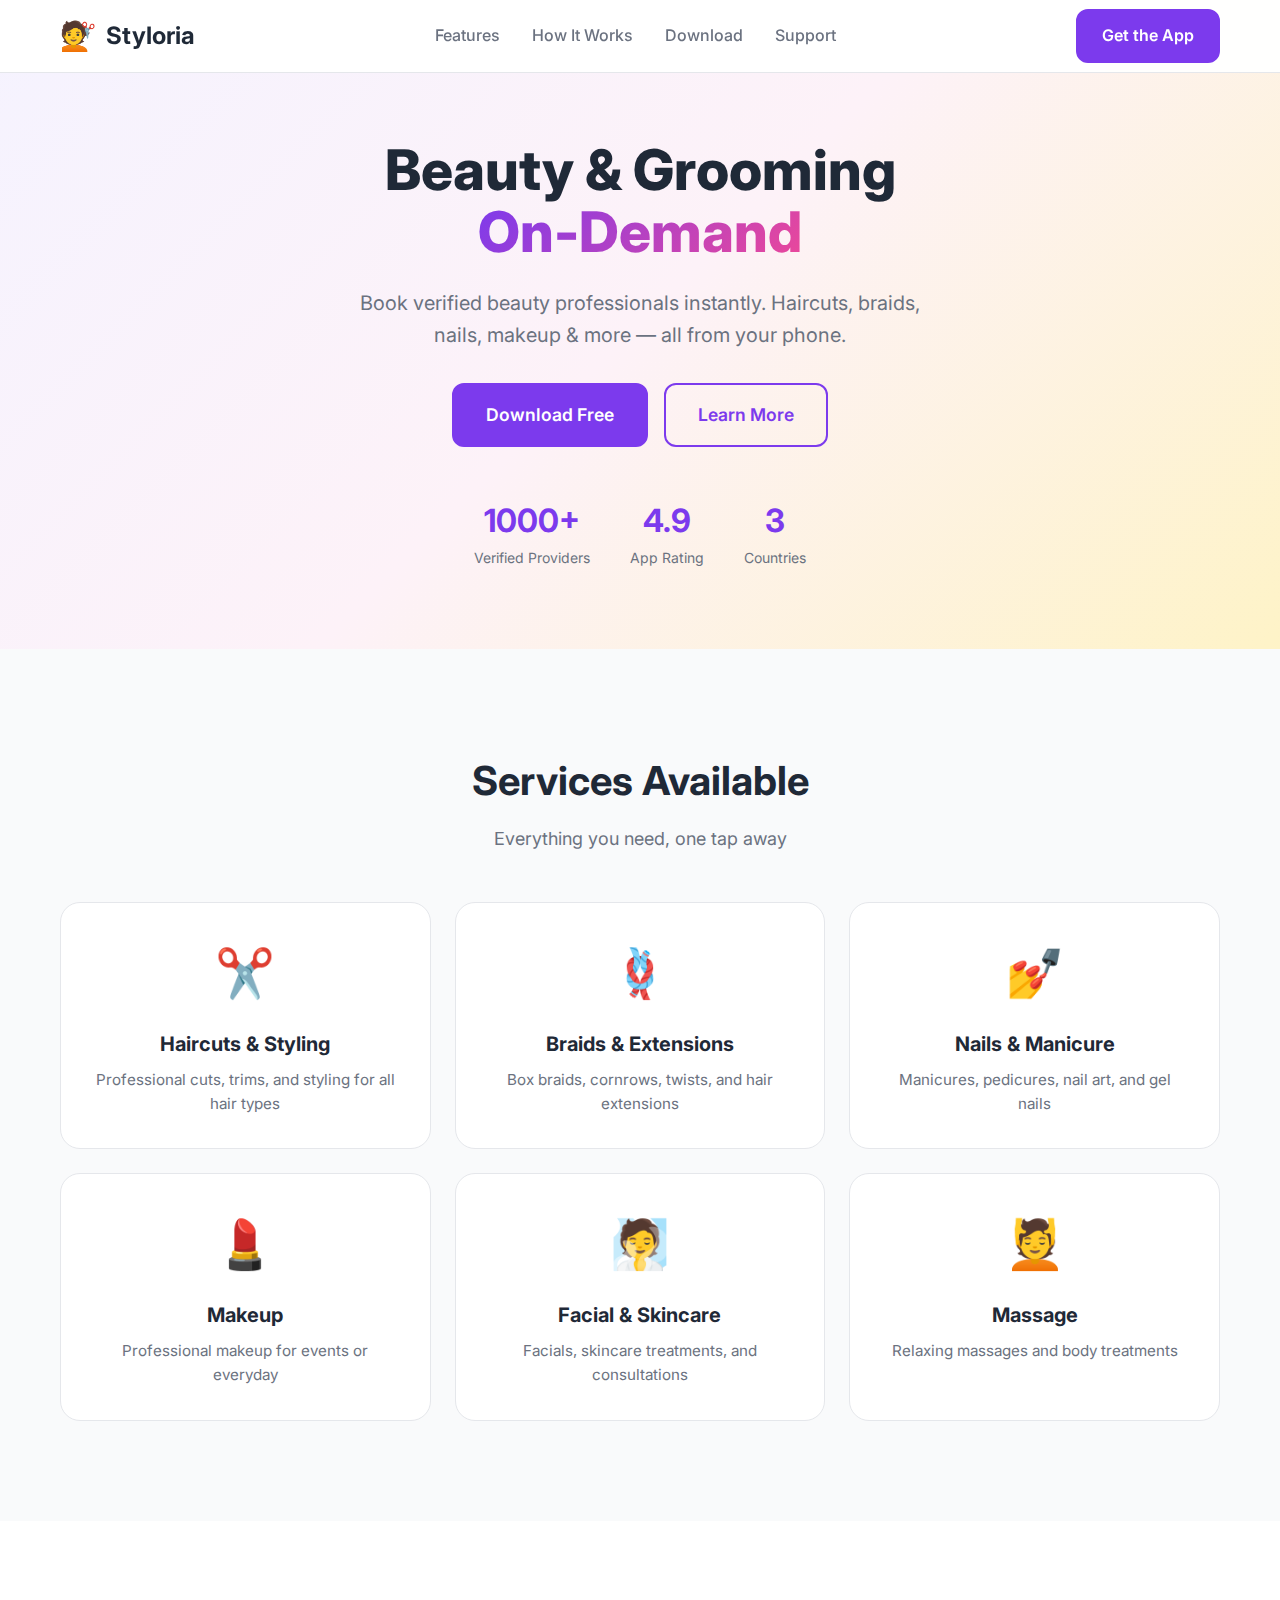
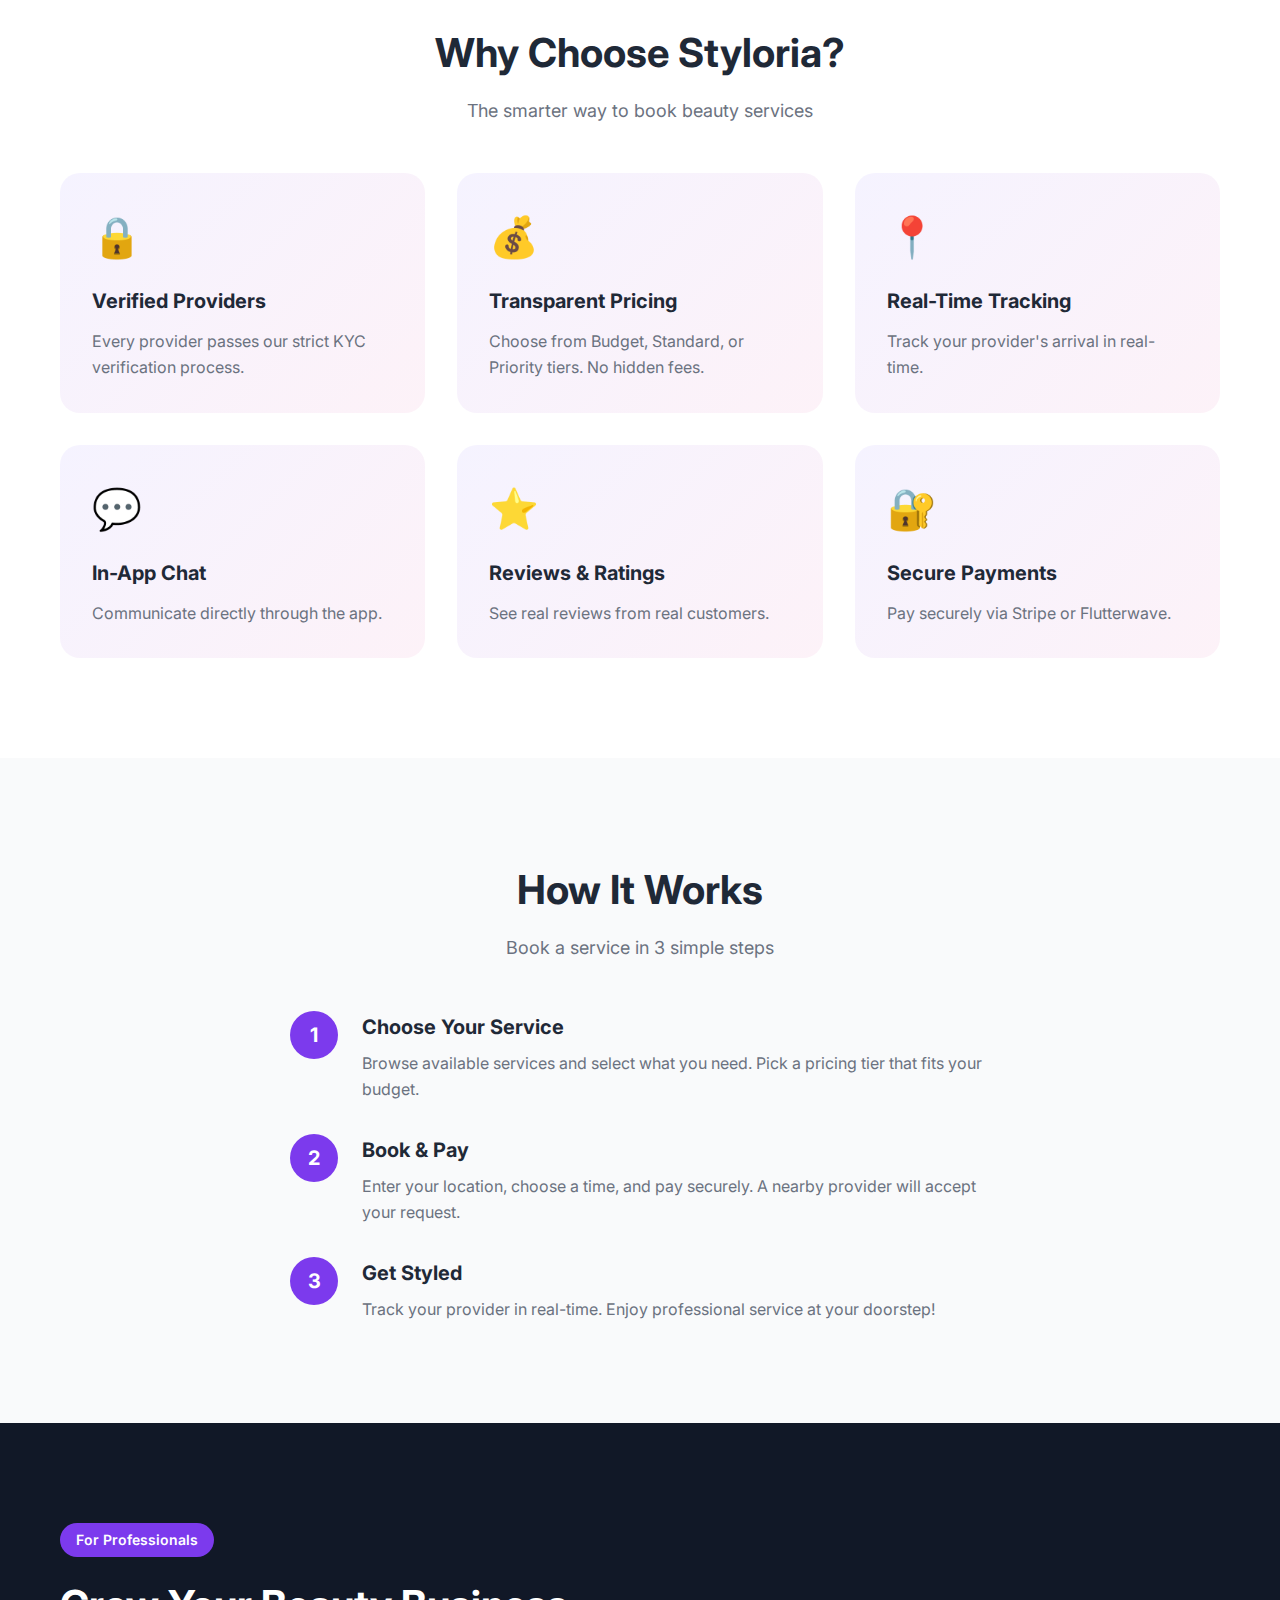
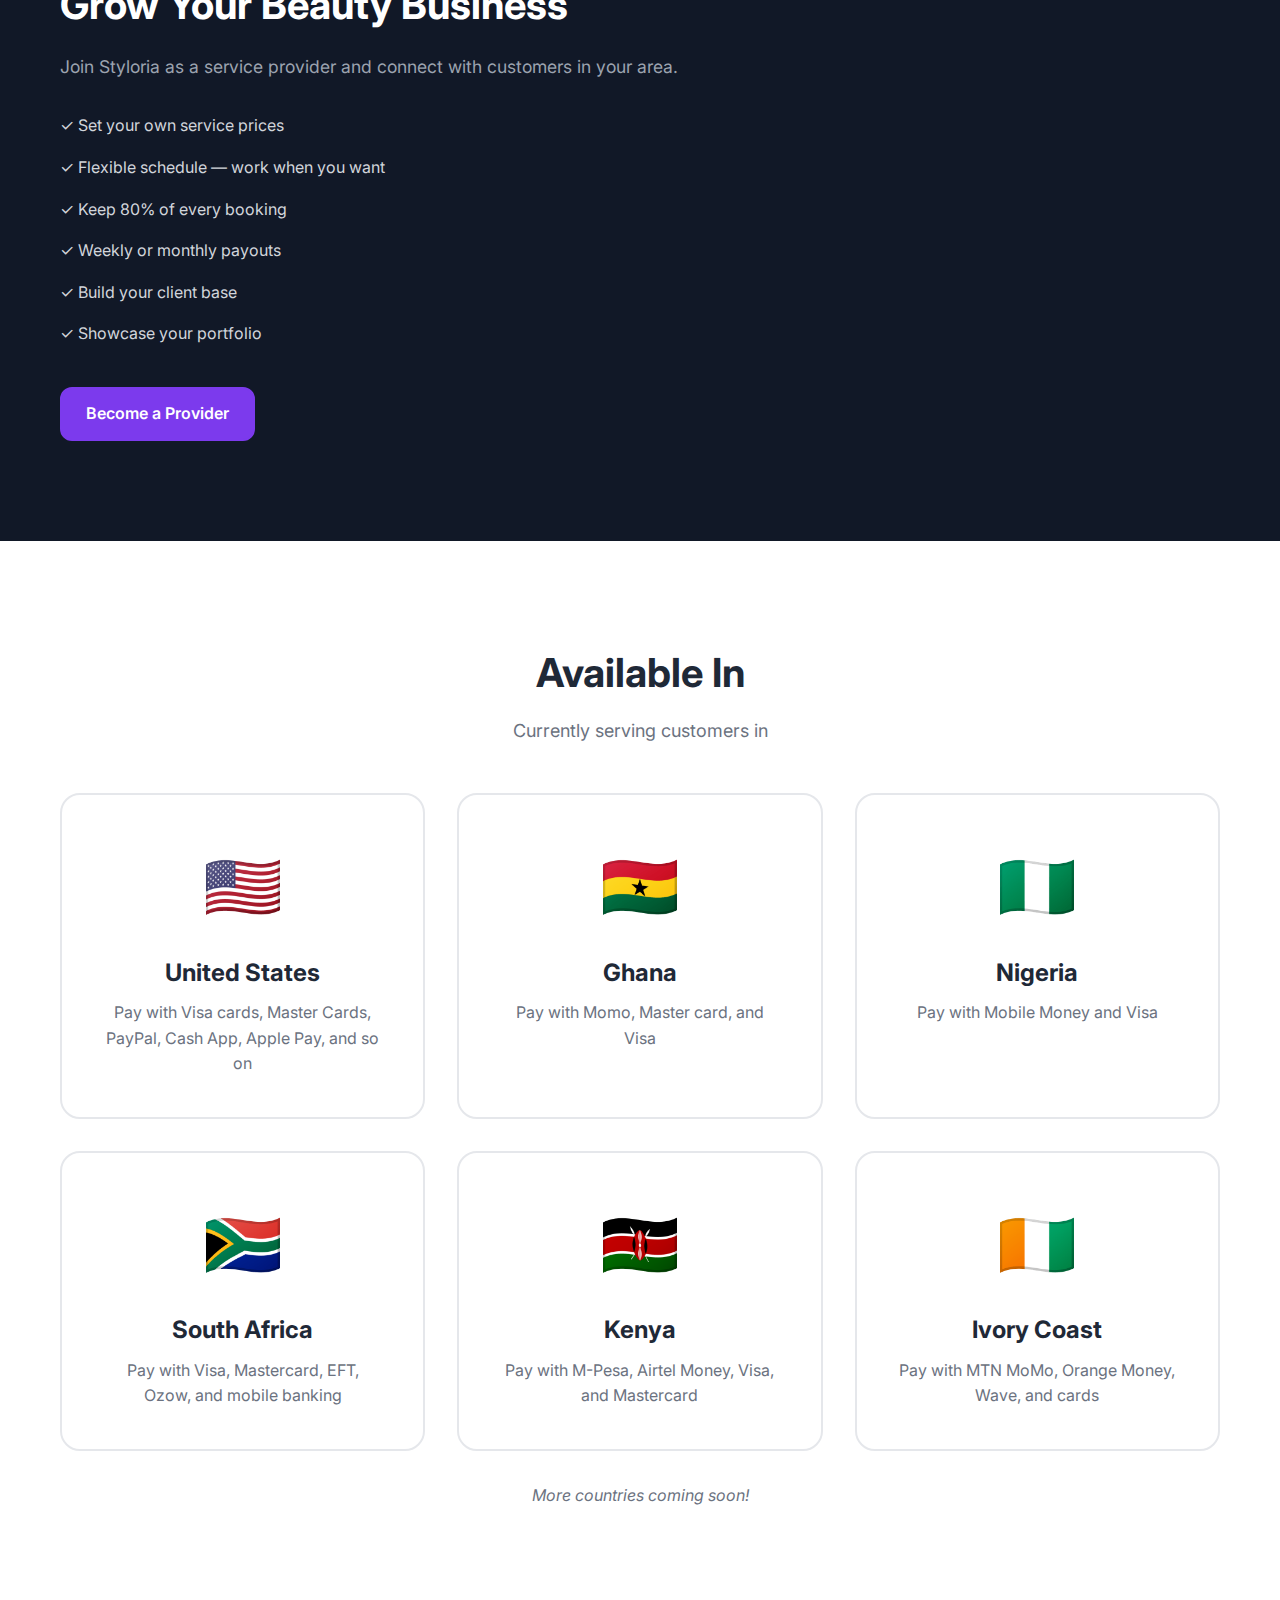
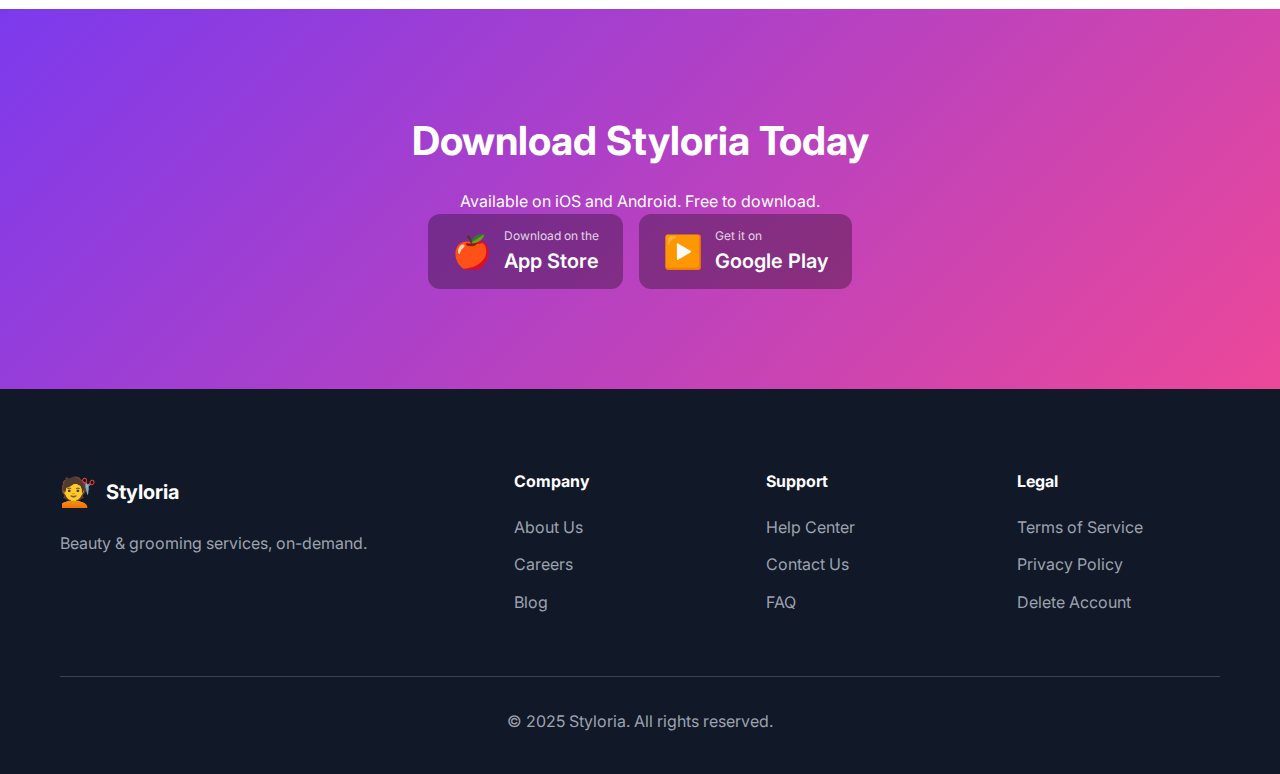
<file: index.html>
<!DOCTYPE html>
<html lang="en">
<head>
    <meta charset="UTF-8">
    <meta name="viewport" content="width=device-width, initial-scale=1.0">
    <meta name="description" content="Styloria - Book beauty and grooming services on-demand. Connect with verified professionals for haircuts, braids, nails, makeup, and more.">
    
    <!-- Open Graph -->
    <meta property="og:title" content="Styloria - Beauty & Grooming On-Demand">
    <meta property="og:description" content="Book verified beauty professionals instantly. Haircuts, braids, nails, makeup & more.">
    <meta property="og:type" content="website">
    
    <title>Styloria - Beauty & Grooming On-Demand</title>
    <link rel="stylesheet" href="css/styles.css">
    <link rel="preconnect" href="https://fonts.googleapis.com">
    <link rel="preconnect" href="https://fonts.gstatic.com" crossorigin>
    <link href="https://fonts.googleapis.com/css2?family=Inter:wght@400;500;600;700;800&display=swap" rel="stylesheet">
</head>
<body>
    <!-- Navigation -->
    <nav class="navbar">
        <div class="nav-container">
            <a href="/" class="nav-logo">
                <span class="logo-icon">💇</span>
                <span>Styloria</span>
            </a>
            <div class="nav-links">
                <a href="#features">Features</a>
                <a href="#how-it-works">How It Works</a>
                <a href="#download">Download</a>
                <a href="support.html">Support</a>
            </div>
            <div class="nav-cta">
                <a href="#download" class="btn btn-primary">Get the App</a>
            </div>
            <button class="nav-toggle" aria-label="Toggle menu">
                <span></span>
                <span></span>
                <span></span>
            </button>
        </div>
    </nav>

    <!-- Hero Section -->
    <section class="hero">
        <div class="container">
            <div class="hero-content">
                <h1>Beauty & Grooming<br><span class="gradient-text">On-Demand</span></h1>
                <p class="hero-subtitle">
                    Book verified beauty professionals instantly. Haircuts, braids, 
                    nails, makeup & more — all from your phone.
                </p>
                <div class="hero-cta">
                    <a href="#download" class="btn btn-primary btn-lg">Download Free</a>
                    <a href="#how-it-works" class="btn btn-outline btn-lg">Learn More</a>
                </div>
                <div class="hero-stats">
                    <div class="stat">
                        <span class="stat-number">1000+</span>
                        <span class="stat-label">Verified Providers</span>
                    </div>
                    <div class="stat">
                        <span class="stat-number">4.9</span>
                        <span class="stat-label">App Rating</span>
                    </div>
                    <div class="stat">
                        <span class="stat-number">3</span>
                        <span class="stat-label">Countries</span>
                    </div>
                </div>
            </div>
        </div>
    </section>

    <!-- Services Section -->
    <section class="services" id="services">
        <div class="container">
            <div class="section-header">
                <h2>Services Available</h2>
                <p>Everything you need, one tap away</p>
            </div>
            <div class="services-grid">
                <div class="service-card">
                    <div class="service-icon">✂️</div>
                    <h3>Haircuts & Styling</h3>
                    <p>Professional cuts, trims, and styling for all hair types</p>
                </div>
                <div class="service-card">
                    <div class="service-icon">🪢</div>
                    <h3>Braids & Extensions</h3>
                    <p>Box braids, cornrows, twists, and hair extensions</p>
                </div>
                <div class="service-card">
                    <div class="service-icon">💅</div>
                    <h3>Nails & Manicure</h3>
                    <p>Manicures, pedicures, nail art, and gel nails</p>
                </div>
                <div class="service-card">
                    <div class="service-icon">💄</div>
                    <h3>Makeup</h3>
                    <p>Professional makeup for events or everyday</p>
                </div>
                <div class="service-card">
                    <div class="service-icon">🧖</div>
                    <h3>Facial & Skincare</h3>
                    <p>Facials, skincare treatments, and consultations</p>
                </div>
                <div class="service-card">
                    <div class="service-icon">💆</div>
                    <h3>Massage</h3>
                    <p>Relaxing massages and body treatments</p>
                </div>
            </div>
        </div>
    </section>

    <!-- Features Section -->
    <section class="features" id="features">
        <div class="container">
            <div class="section-header">
                <h2>Why Choose Styloria?</h2>
                <p>The smarter way to book beauty services</p>
            </div>
            <div class="features-grid">
                <div class="feature-card">
                    <div class="feature-icon">🔒</div>
                    <h3>Verified Providers</h3>
                    <p>Every provider passes our strict KYC verification process.</p>
                </div>
                <div class="feature-card">
                    <div class="feature-icon">💰</div>
                    <h3>Transparent Pricing</h3>
                    <p>Choose from Budget, Standard, or Priority tiers. No hidden fees.</p>
                </div>
                <div class="feature-card">
                    <div class="feature-icon">📍</div>
                    <h3>Real-Time Tracking</h3>
                    <p>Track your provider's arrival in real-time.</p>
                </div>
                <div class="feature-card">
                    <div class="feature-icon">💬</div>
                    <h3>In-App Chat</h3>
                    <p>Communicate directly through the app.</p>
                </div>
                <div class="feature-card">
                    <div class="feature-icon">⭐</div>
                    <h3>Reviews & Ratings</h3>
                    <p>See real reviews from real customers.</p>
                </div>
                <div class="feature-card">
                    <div class="feature-icon">🔐</div>
                    <h3>Secure Payments</h3>
                    <p>Pay securely via Stripe or Flutterwave.</p>
                </div>
            </div>
        </div>
    </section>

    <!-- How It Works -->
    <section class="how-it-works" id="how-it-works">
        <div class="container">
            <div class="section-header">
                <h2>How It Works</h2>
                <p>Book a service in 3 simple steps</p>
            </div>
            <div class="steps">
                <div class="step">
                    <div class="step-number">1</div>
                    <div class="step-content">
                        <h3>Choose Your Service</h3>
                        <p>Browse available services and select what you need. Pick a pricing tier that fits your budget.</p>
                    </div>
                </div>
                <div class="step">
                    <div class="step-number">2</div>
                    <div class="step-content">
                        <h3>Book & Pay</h3>
                        <p>Enter your location, choose a time, and pay securely. A nearby provider will accept your request.</p>
                    </div>
                </div>
                <div class="step">
                    <div class="step-number">3</div>
                    <div class="step-content">
                        <h3>Get Styled</h3>
                        <p>Track your provider in real-time. Enjoy professional service at your doorstep!</p>
                    </div>
                </div>
            </div>
        </div>
    </section>

    <!-- For Providers -->
    <section class="for-providers">
        <div class="container">
            <div class="provider-content">
                <div class="provider-text">
                    <span class="badge">For Professionals</span>
                    <h2>Grow Your Beauty Business</h2>
                    <p>Join Styloria as a service provider and connect with customers in your area.</p>
                    <ul class="provider-benefits">
                        <li>✓ Set your own service prices</li>
                        <li>✓ Flexible schedule — work when you want</li>
                        <li>✓ Keep 80% of every booking</li>
                        <li>✓ Weekly or monthly payouts</li>
                        <li>✓ Build your client base</li>
                        <li>✓ Showcase your portfolio</li>
                    </ul>
                    <a href="#download" class="btn btn-primary">Become a Provider</a>
                </div>
            </div>
        </div>
    </section>

    <!-- Countries -->
    <section class="countries">
        <div class="container">
            <div class="section-header">
                <h2>Available In</h2>
                <p>Currently serving customers in</p>
            </div>
            <div class="countries-grid">
                <div class="country-card">
                    <span class="country-flag">🇺🇸</span>
                    <h3>United States</h3>
                    <p>Pay with Visa cards, Master Cards, PayPal, Cash App, Apple Pay, and so on</p>
                </div>
                <div class="country-card">
                    <span class="country-flag">🇬🇭</span>
                    <h3>Ghana</h3>
                    <p>Pay with Momo, Master card, and Visa</p>
                </div>
                <div class="country-card">
                    <span class="country-flag">🇳🇬</span>
                    <h3>Nigeria</h3>
                    <p>Pay with Mobile Money and Visa</p>
                </div>
                <div class="country-card">
                    <span class="country-flag">🇿🇦</span>
                    <h3>South Africa</h3>
                    <p>Pay with Visa, Mastercard, EFT, Ozow, and mobile banking</p>
                </div>
                <div class="country-card">
                    <span class="country-flag">🇰🇪</span>
                    <h3>Kenya</h3>
                    <p>Pay with M-Pesa, Airtel Money, Visa, and Mastercard</p>
                </div>
                <div class="country-card">
                    <span class="country-flag">🇨🇮</span>
                    <h3>Ivory Coast</h3>
                    <p>Pay with MTN MoMo, Orange Money, Wave, and cards</p>
                </div>
            </div>
            <p class="coming-soon">More countries coming soon!</p>
        </div>
    </section>

    <!-- Download -->
    <section class="download" id="download">
        <div class="container">
            <div class="download-content">
                <h2>Download Styloria Today</h2>
                <p>Available on iOS and Android. Free to download.</p>
                <div class="download-buttons">
                    <a href="#" class="store-badge">
                        <div class="store-btn">
                            <span class="store-icon">🍎</span>
                            <div class="store-text">
                                <span class="store-label">Download on the</span>
                                <span class="store-name">App Store</span>
                            </div>
                        </div>
                    </a>
                    <a href="#" class="store-badge">
                        <div class="store-btn">
                            <span class="store-icon">▶️</span>
                            <div class="store-text">
                                <span class="store-label">Get it on</span>
                                <span class="store-name">Google Play</span>
                            </div>
                        </div>
                    </a>
                </div>
            </div>
        </div>
    </section>

    <!-- Footer -->
    <footer class="footer">
        <div class="container">
            <div class="footer-grid">
                <div class="footer-brand">
                    <a href="/" class="footer-logo">
                        <span class="logo-icon">💇</span>
                        <span>Styloria</span>
                    </a>
                    <p>Beauty & grooming services, on-demand.</p>
                </div>
                <div class="footer-links">
                    <h4>Company</h4>
                    <ul>
                        <li><a href="#">About Us</a></li>
                        <li><a href="#">Careers</a></li>
                        <li><a href="#">Blog</a></li>
                    </ul>
                </div>
                <div class="footer-links">
                    <h4>Support</h4>
                    <ul>
                        <li><a href="support.html">Help Center</a></li>
                        <li><a href="support.html#contact">Contact Us</a></li>
                        <li><a href="support.html#faq">FAQ</a></li>
                    </ul>
                </div>
                <div class="footer-links">
                    <h4>Legal</h4>
                    <ul>
                        <li><a href="terms.html">Terms of Service</a></li>
                        <li><a href="privacy.html">Privacy Policy</a></li>
                        <li><a href="delete-account.html">Delete Account</a></li>
                    </ul>
                </div>
            </div>
            <div class="footer-bottom">
                <p>&copy; 2025 Styloria. All rights reserved.</p>
            </div>
        </div>
    </footer>

    <script>
        // Mobile navigation toggle
        const navToggle = document.querySelector('.nav-toggle');
        const navLinks = document.querySelector('.nav-links');
        
        navToggle.addEventListener('click', () => {
            navLinks.classList.toggle('active');
            navToggle.classList.toggle('active');
        });

        // Smooth scroll
        document.querySelectorAll('a[href^="#"]').forEach(anchor => {
            anchor.addEventListener('click', function (e) {
                e.preventDefault();
                const target = document.querySelector(this.getAttribute('href'));
                if (target) {
                    target.scrollIntoView({ behavior: 'smooth', block: 'start' });
                    navLinks.classList.remove('active');
                    navToggle.classList.remove('active');
                }
            });
        });
    </script>
</body>
</html>
</file>
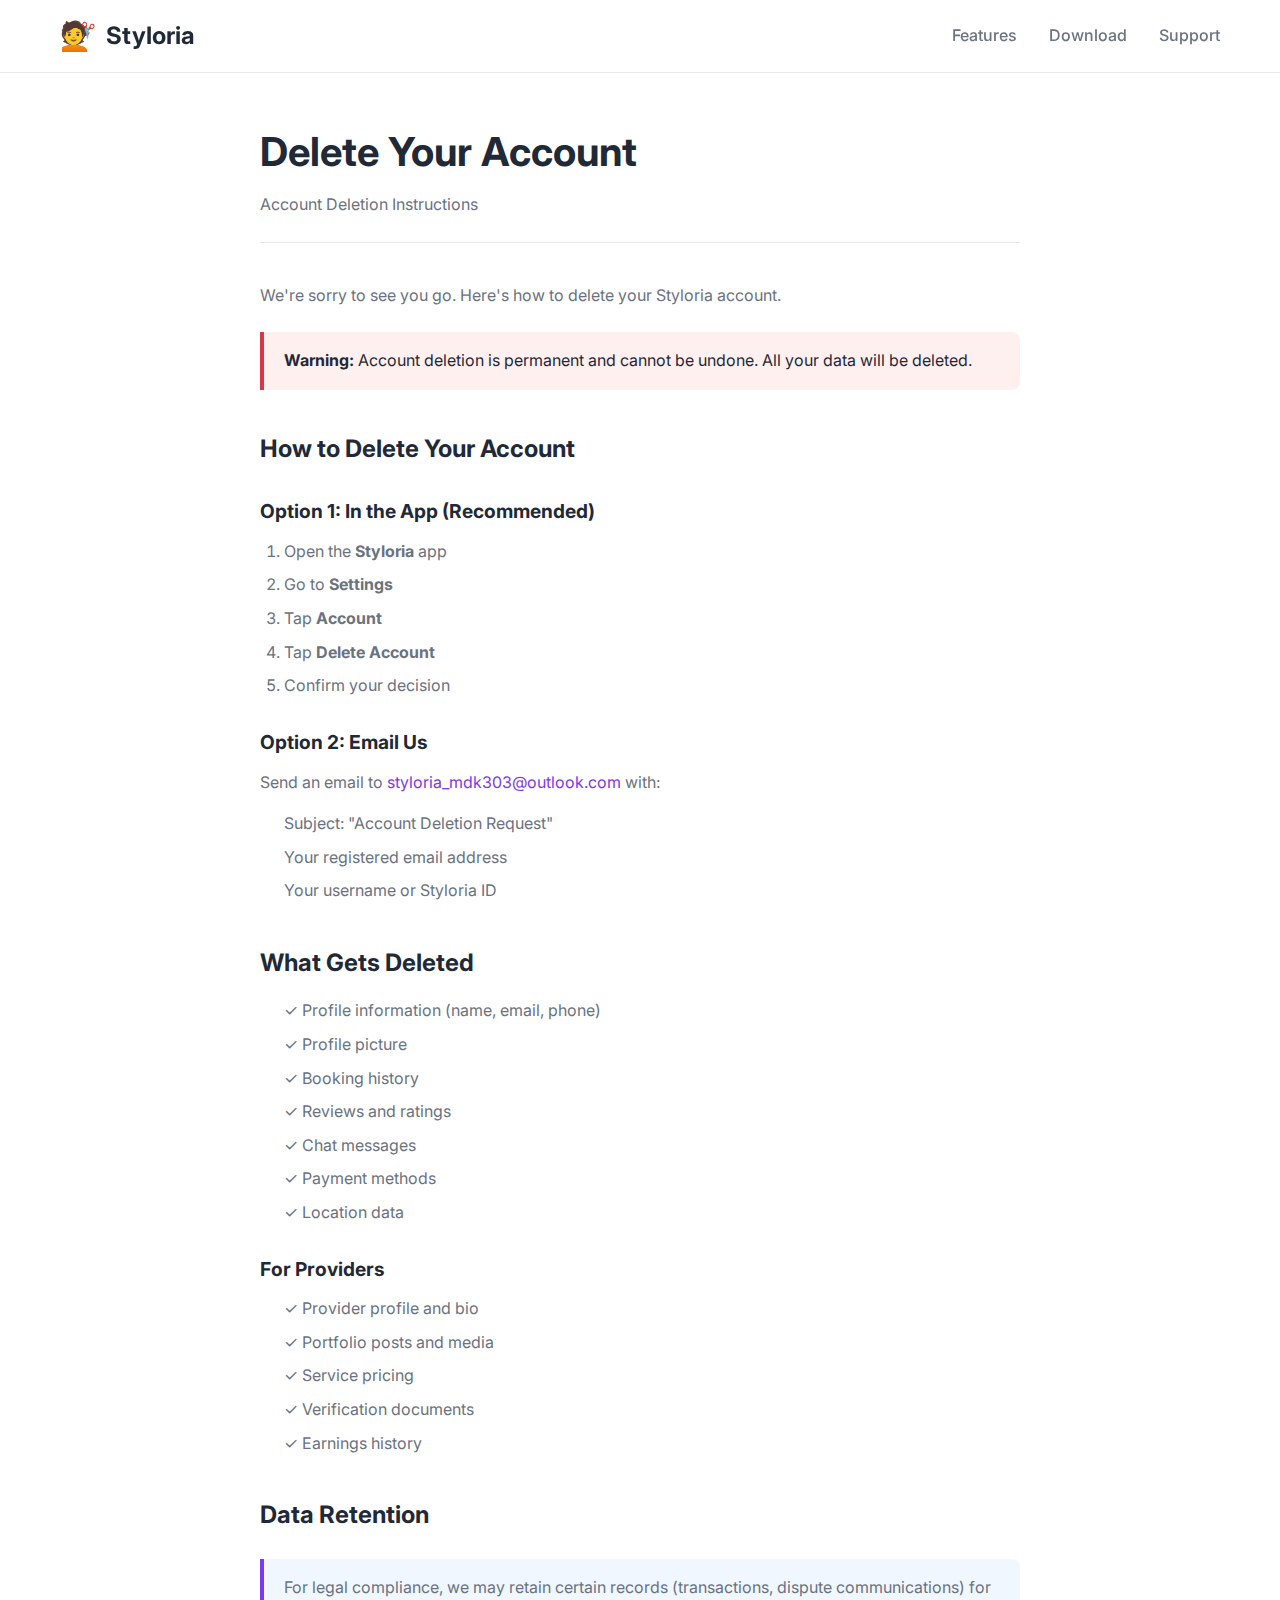
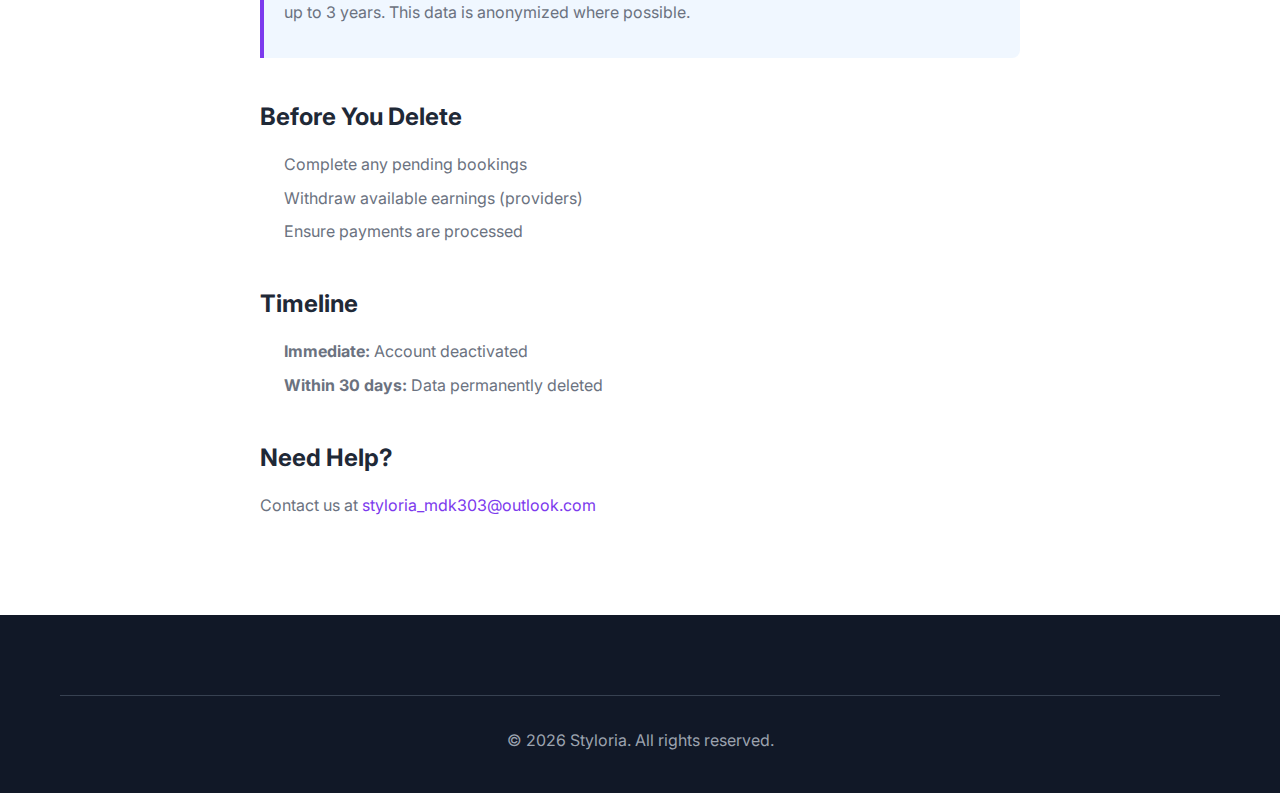
<file: delete-account.html>
<!DOCTYPE html>
<html lang="en">
<head>
    <meta charset="UTF-8">
    <meta name="viewport" content="width=device-width, initial-scale=1.0">
    <title>Delete Account - Styloria</title>
    <link rel="stylesheet" href="css/styles.css">
    <link rel="preconnect" href="https://fonts.googleapis.com">
    <link rel="preconnect" href="https://fonts.gstatic.com" crossorigin>
    <link href="https://fonts.googleapis.com/css2?family=Inter:wght@400;500;600;700&display=swap" rel="stylesheet">
</head>
<body>
    <nav class="navbar">
        <div class="nav-container">
            <a href="index.html" class="nav-logo">
                <span class="logo-icon">💇</span>
                <span>Styloria</span>
            </a>
            <div class="nav-links">
                <a href="index.html#features">Features</a>
                <a href="index.html#download">Download</a>
                <a href="support.html">Support</a>
            </div>
        </div>
    </nav>

    <main class="legal-page">
        <div class="container">
            <h1>Delete Your Account</h1>
            <p class="last-updated">Account Deletion Instructions</p>

            <p>We're sorry to see you go. Here's how to delete your Styloria account.</p>

            <div class="warning-box">
                <strong>Warning:</strong> Account deletion is permanent and cannot be undone. All your data will be deleted.
            </div>

            <h2>How to Delete Your Account</h2>

            <h3>Option 1: In the App (Recommended)</h3>
            <ol>
                <li>Open the <strong>Styloria</strong> app</li>
                <li>Go to <strong>Settings</strong></li>
                <li>Tap <strong>Account</strong></li>
                <li>Tap <strong>Delete Account</strong></li>
                <li>Confirm your decision</li>
            </ol>

            <h3>Option 2: Email Us</h3>
            <p>Send an email to <a href="mailto:styloria_mdk303@outlook.com">styloria_mdk303@outlook.com</a> with:</p>
            <ul>
                <li>Subject: "Account Deletion Request"</li>
                <li>Your registered email address</li>
                <li>Your username or Styloria ID</li>
            </ul>

            <h2>What Gets Deleted</h2>
            <ul>
                <li>✓ Profile information (name, email, phone)</li>
                <li>✓ Profile picture</li>
                <li>✓ Booking history</li>
                <li>✓ Reviews and ratings</li>
                <li>✓ Chat messages</li>
                <li>✓ Payment methods</li>
                <li>✓ Location data</li>
            </ul>

            <h3>For Providers</h3>
            <ul>
                <li>✓ Provider profile and bio</li>
                <li>✓ Portfolio posts and media</li>
                <li>✓ Service pricing</li>
                <li>✓ Verification documents</li>
                <li>✓ Earnings history</li>
            </ul>

            <h2>Data Retention</h2>
            <div class="highlight-box">
                <p>For legal compliance, we may retain certain records (transactions, dispute communications) for up to 3 years. This data is anonymized where possible.</p>
            </div>

            <h2>Before You Delete</h2>
            <ul>
                <li>Complete any pending bookings</li>
                <li>Withdraw available earnings (providers)</li>
                <li>Ensure payments are processed</li>
            </ul>

            <h2>Timeline</h2>
            <ul>
                <li><strong>Immediate:</strong> Account deactivated</li>
                <li><strong>Within 30 days:</strong> Data permanently deleted</li>
            </ul>

            <h2>Need Help?</h2>
            <p>Contact us at <a href="mailto:styloria_mdk303@outlook.com">styloria_mdk303@outlook.com</a></p>
        </div>
    </main>

    <footer class="footer">
        <div class="container">
            <div class="footer-bottom">
                <p>&copy; 2026 Styloria. All rights reserved.</p>
            </div>
        </div>
    </footer>
</body>
</html>
</file>
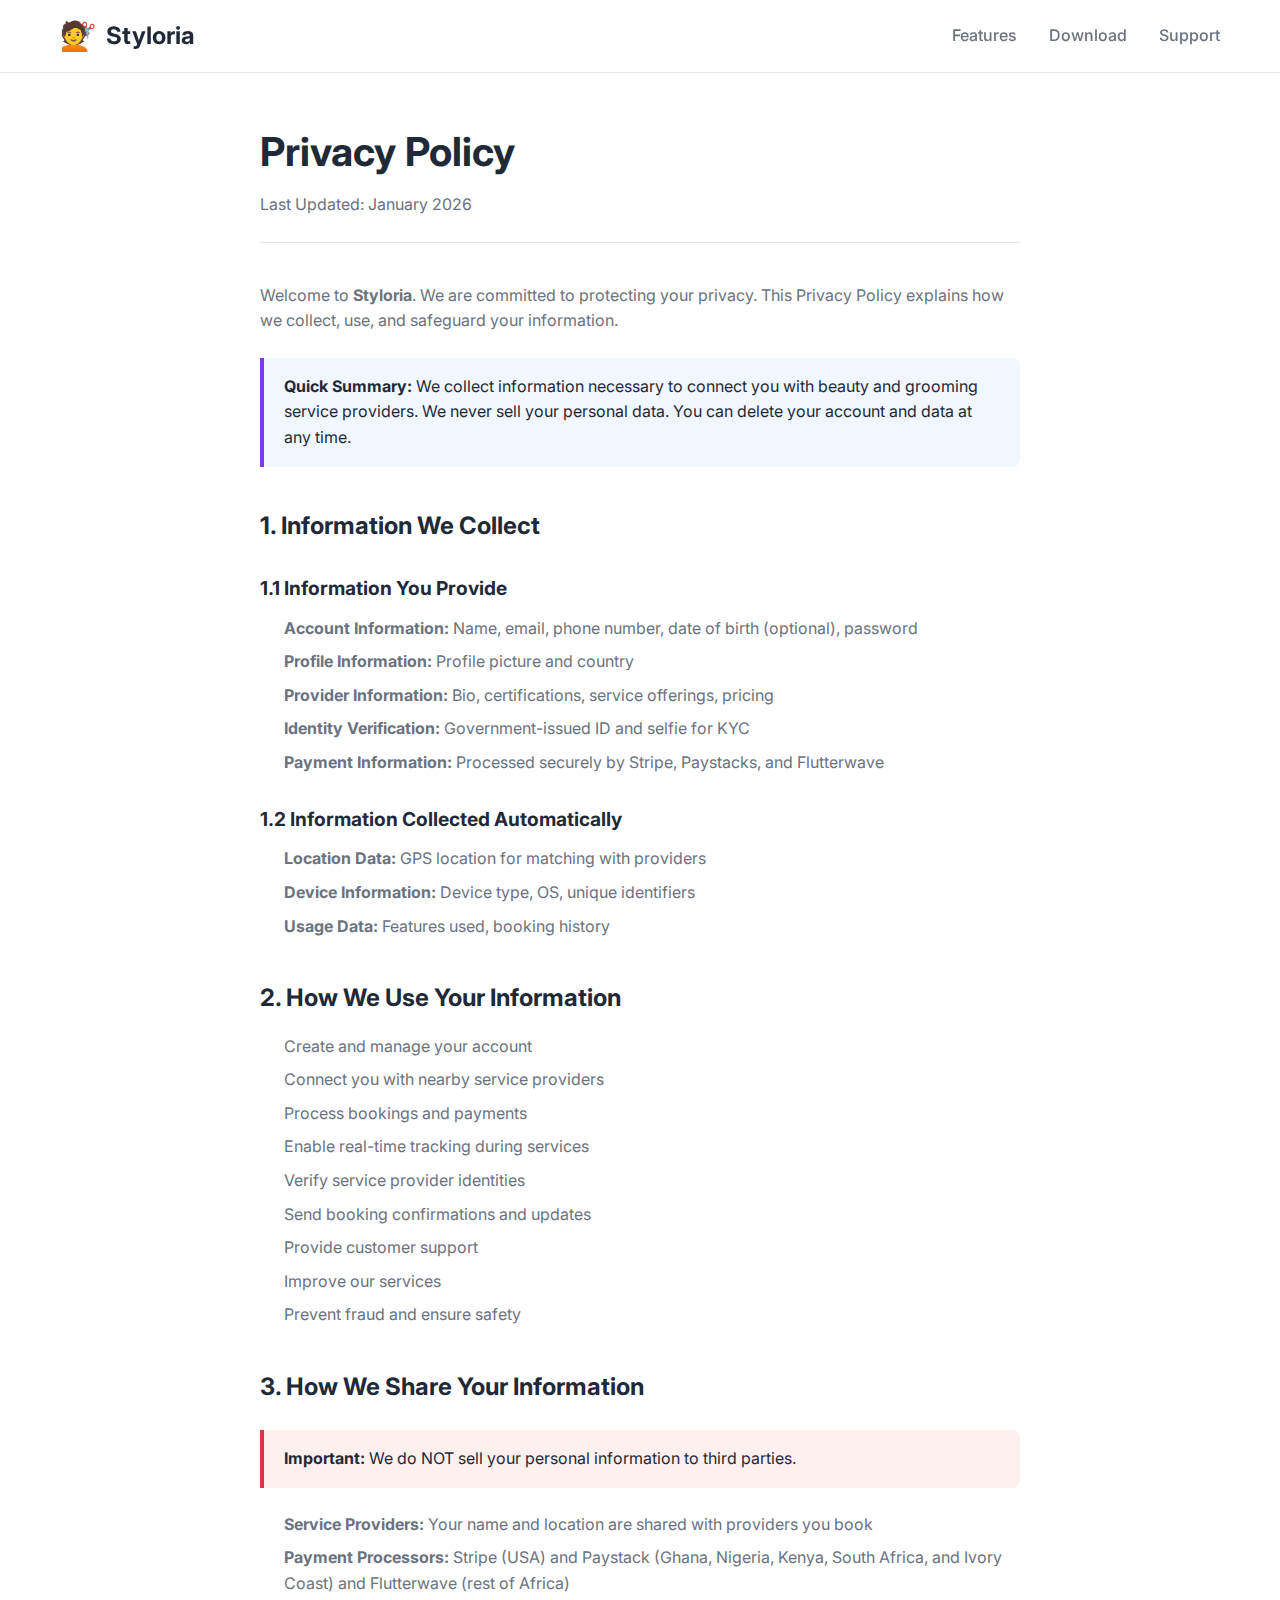
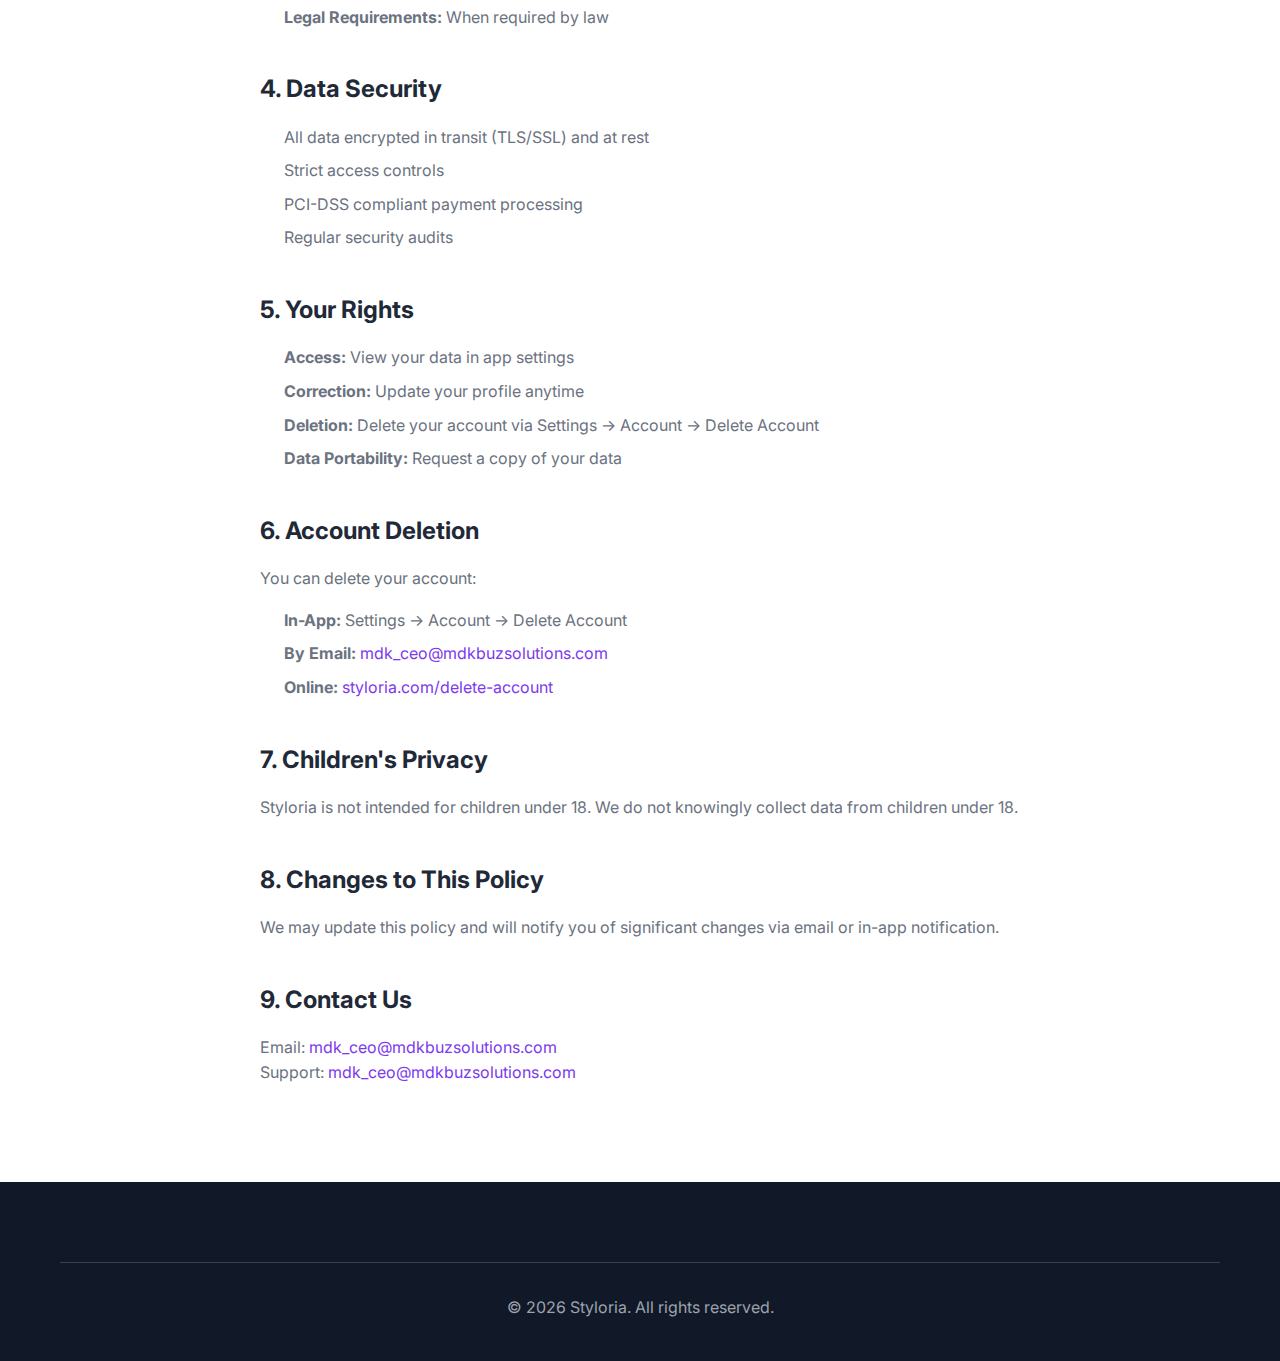
<file: privacy.html>
<!DOCTYPE html>
<html lang="en">
<head>
    <meta charset="UTF-8">
    <meta name="viewport" content="width=device-width, initial-scale=1.0">
    <title>Privacy Policy - Styloria</title>
    <link rel="stylesheet" href="css/styles.css">
    <link rel="preconnect" href="https://fonts.googleapis.com">
    <link rel="preconnect" href="https://fonts.gstatic.com" crossorigin>
    <link href="https://fonts.googleapis.com/css2?family=Inter:wght@400;500;600;700&display=swap" rel="stylesheet">
</head>
<body>
    <nav class="navbar">
        <div class="nav-container">
            <a href="index.html" class="nav-logo">
                <span class="logo-icon">💇</span>
                <span>Styloria</span>
            </a>
            <div class="nav-links">
                <a href="index.html#features">Features</a>
                <a href="index.html#download">Download</a>
                <a href="support.html">Support</a>
            </div>
        </div>
    </nav>

    <main class="legal-page">
        <div class="container">
            <h1>Privacy Policy</h1>
            <p class="last-updated">Last Updated: January 2026</p>

            <p>Welcome to <strong>Styloria</strong>. We are committed to protecting your privacy. This Privacy Policy explains how we collect, use, and safeguard your information.</p>

            <div class="highlight-box">
                <strong>Quick Summary:</strong> We collect information necessary to connect you with beauty and grooming service providers. We never sell your personal data. You can delete your account and data at any time.
            </div>

            <h2>1. Information We Collect</h2>

            <h3>1.1 Information You Provide</h3>
            <ul>
                <li><strong>Account Information:</strong> Name, email, phone number, date of birth (optional), password</li>
                <li><strong>Profile Information:</strong> Profile picture and country</li>
                <li><strong>Provider Information:</strong> Bio, certifications, service offerings, pricing</li>
                <li><strong>Identity Verification:</strong> Government-issued ID and selfie for KYC</li>
                <li><strong>Payment Information:</strong> Processed securely by Stripe, Paystacks, and Flutterwave</li>
            </ul>

            <h3>1.2 Information Collected Automatically</h3>
            <ul>
                <li><strong>Location Data:</strong> GPS location for matching with providers</li>
                <li><strong>Device Information:</strong> Device type, OS, unique identifiers</li>
                <li><strong>Usage Data:</strong> Features used, booking history</li>
            </ul>

            <h2>2. How We Use Your Information</h2>
            <ul>
                <li>Create and manage your account</li>
                <li>Connect you with nearby service providers</li>
                <li>Process bookings and payments</li>
                <li>Enable real-time tracking during services</li>
                <li>Verify service provider identities</li>
                <li>Send booking confirmations and updates</li>
                <li>Provide customer support</li>
                <li>Improve our services</li>
                <li>Prevent fraud and ensure safety</li>
            </ul>

            <h2>3. How We Share Your Information</h2>
            
            <div class="warning-box">
                <strong>Important:</strong> We do NOT sell your personal information to third parties.
            </div>

            <ul>
                <li><strong>Service Providers:</strong> Your name and location are shared with providers you book</li>
                <li><strong>Payment Processors:</strong> Stripe (USA) and Paystack (Ghana, Nigeria, Kenya, South Africa, and Ivory Coast) and Flutterwave (rest of Africa)</li>
                <li><strong>Legal Requirements:</strong> When required by law</li>
            </ul>

            <h2>4. Data Security</h2>
            <ul>
                <li>All data encrypted in transit (TLS/SSL) and at rest</li>
                <li>Strict access controls</li>
                <li>PCI-DSS compliant payment processing</li>
                <li>Regular security audits</li>
            </ul>

            <h2>5. Your Rights</h2>
            <ul>
                <li><strong>Access:</strong> View your data in app settings</li>
                <li><strong>Correction:</strong> Update your profile anytime</li>
                <li><strong>Deletion:</strong> Delete your account via Settings → Account → Delete Account</li>
                <li><strong>Data Portability:</strong> Request a copy of your data</li>
            </ul>

            <h2>6. Account Deletion</h2>
            <p>You can delete your account:</p>
            <ul>
                <li><strong>In-App:</strong> Settings → Account → Delete Account</li>
                <li><strong>By Email:</strong> <a href="mailto:mdk_ceo@mdkbuzsolutions.com">mdk_ceo@mdkbuzsolutions.com</a></li>
                <li><strong>Online:</strong> <a href="delete-account.html">styloria.com/delete-account</a></li>
            </ul>

            <h2>7. Children's Privacy</h2>
            <p>Styloria is not intended for children under 18. We do not knowingly collect data from children under 18.</p>

            <h2>8. Changes to This Policy</h2>
            <p>We may update this policy and will notify you of significant changes via email or in-app notification.</p>

            <h2>9. Contact Us</h2>
            <p>
                Email: <a href="mailto:mdk_ceo@mdkbuzsolutions.com">mdk_ceo@mdkbuzsolutions.com</a><br>
                Support: <a href="mailto:mdk_ceo@mdkbuzsolutions.com">mdk_ceo@mdkbuzsolutions.com</a>
            </p>
        </div>
    </main>

    <footer class="footer">
        <div class="container">
            <div class="footer-bottom">
                <p>&copy; 2026 Styloria. All rights reserved.</p>
            </div>
        </div>
    </footer>
</body>
</html>
</file>
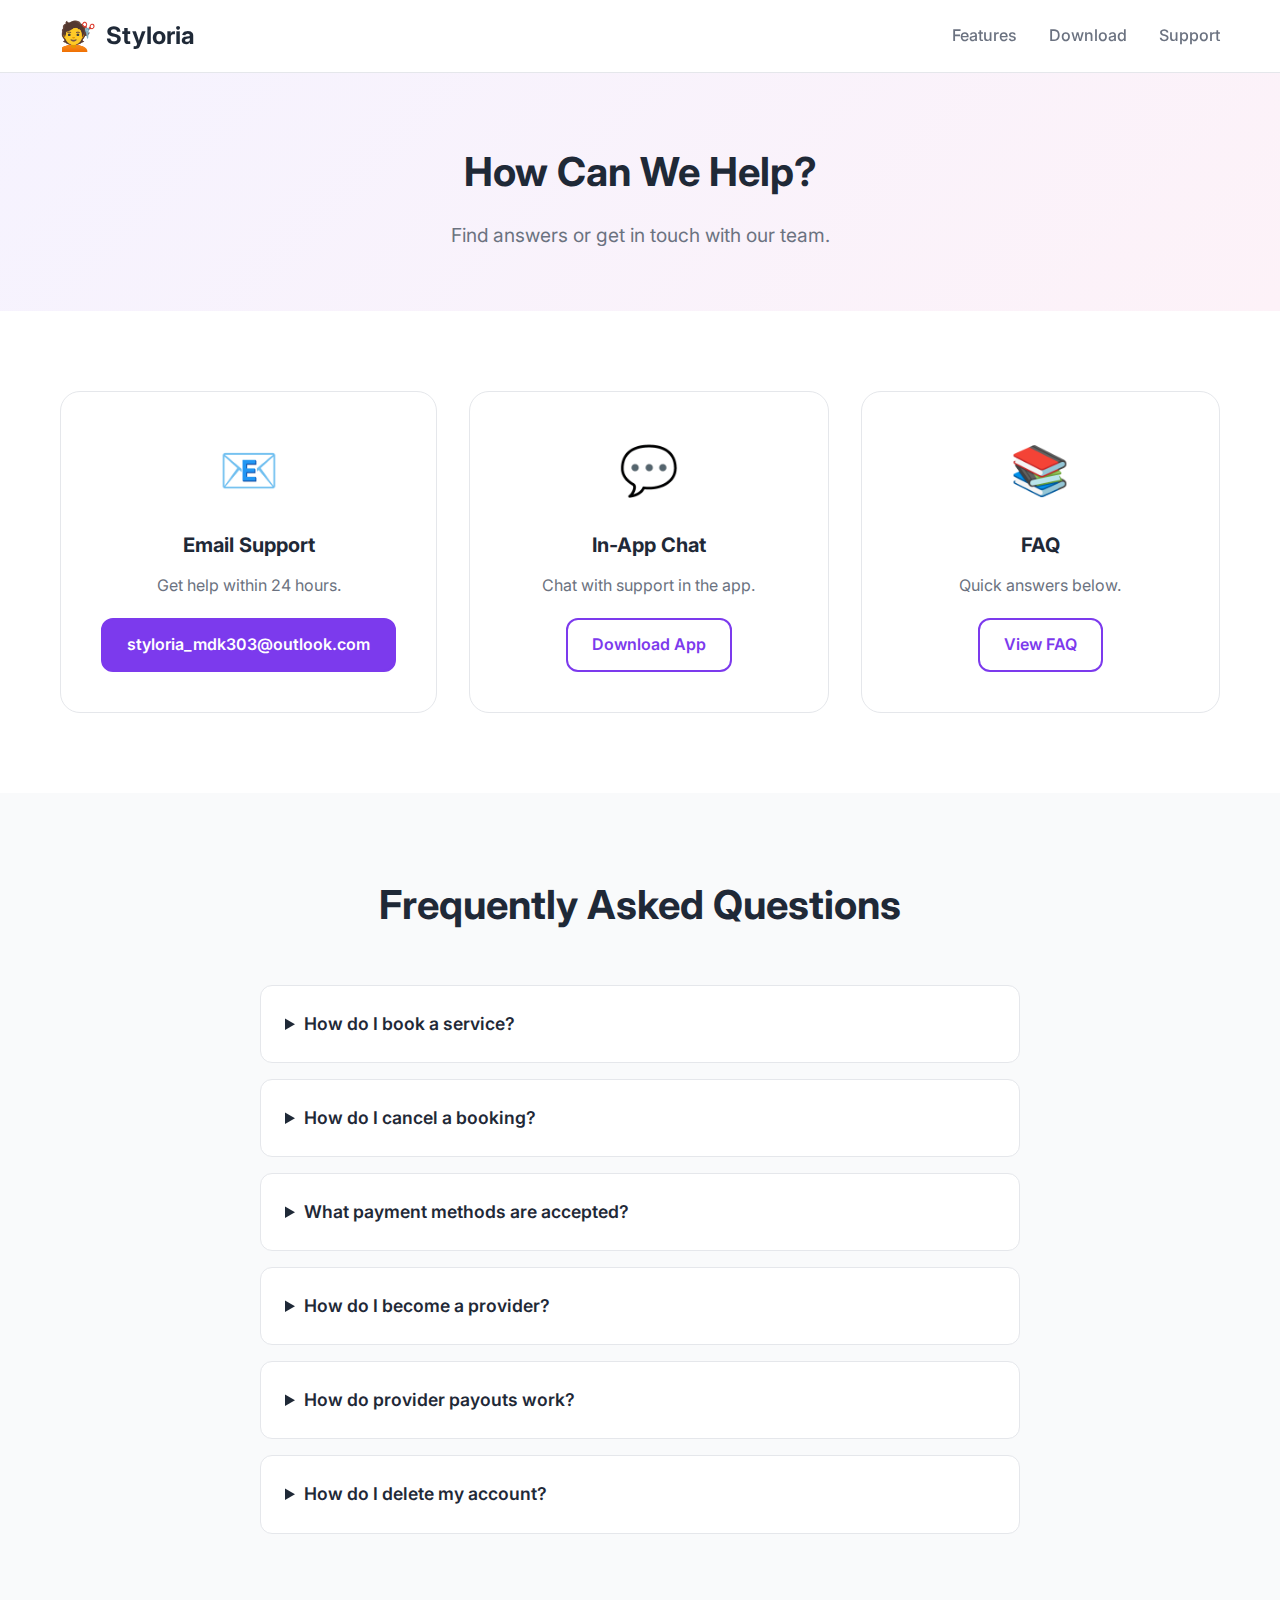
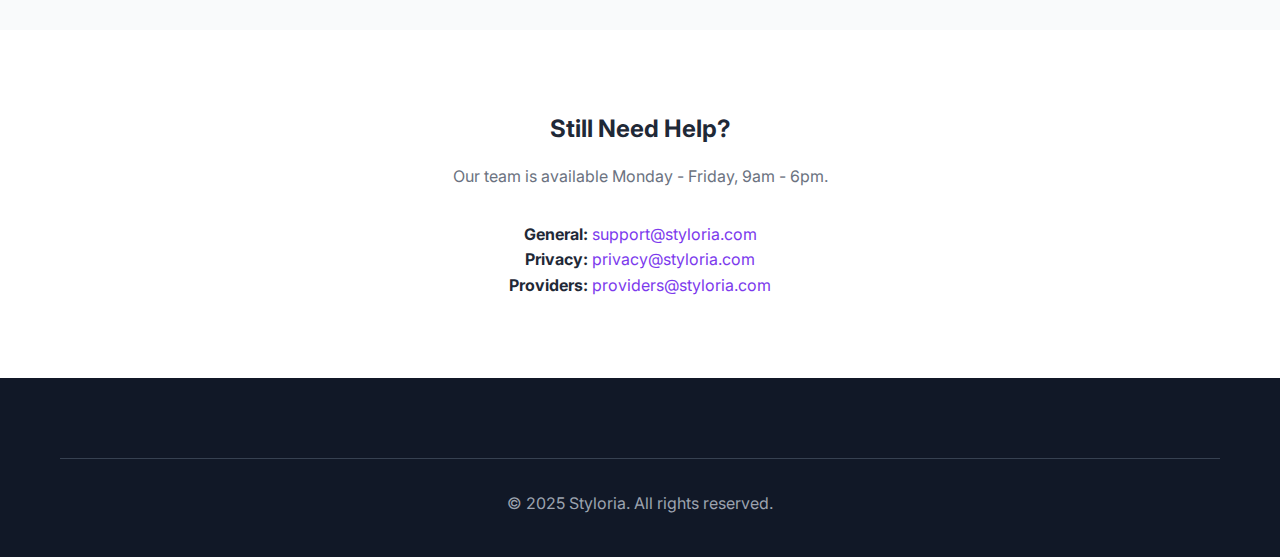
<file: support.html>
<!DOCTYPE html>
<html lang="en">
<head>
    <meta charset="UTF-8">
    <meta name="viewport" content="width=device-width, initial-scale=1.0">
    <title>Support - Styloria</title>
    <link rel="stylesheet" href="css/styles.css">
    <link rel="preconnect" href="https://fonts.googleapis.com">
    <link rel="preconnect" href="https://fonts.gstatic.com" crossorigin>
    <link href="https://fonts.googleapis.com/css2?family=Inter:wght@400;500;600;700&display=swap" rel="stylesheet">
</head>
<body>
    <nav class="navbar">
        <div class="nav-container">
            <a href="index.html" class="nav-logo">
                <span class="logo-icon">💇</span>
                <span>Styloria</span>
            </a>
            <div class="nav-links">
                <a href="index.html#features">Features</a>
                <a href="index.html#download">Download</a>
                <a href="support.html">Support</a>
            </div>
        </div>
    </nav>

    <section class="support-hero">
        <div class="container">
            <h1>How Can We Help?</h1>
            <p>Find answers or get in touch with our team.</p>
        </div>
    </section>

    <section style="padding: 80px 0;">
        <div class="container">
            <div class="support-grid">
                <div class="support-card">
                    <div class="icon">📧</div>
                    <h3>Email Support</h3>
                    <p>Get help within 24 hours.</p>
                    <a href="mailto:styloria_mdk303@outlook.com" class="btn btn-primary">styloria_mdk303@outlook.com</a>
                </div>
                <div class="support-card">
                    <div class="icon">💬</div>
                    <h3>In-App Chat</h3>
                    <p>Chat with support in the app.</p>
                    <a href="index.html#download" class="btn btn-outline">Download App</a>
                </div>
                <div class="support-card">
                    <div class="icon">📚</div>
                    <h3>FAQ</h3>
                    <p>Quick answers below.</p>
                    <a href="#faq" class="btn btn-outline">View FAQ</a>
                </div>
            </div>
        </div>
    </section>

    <section id="faq" style="padding: 80px 0; background: var(--bg-secondary);">
        <div class="container" style="max-width: 800px;">
            <div class="section-header">
                <h2>Frequently Asked Questions</h2>
            </div>
            
            <details class="faq-item">
                <summary>How do I book a service?</summary>
                <p>Open the app, select your service, choose a pricing tier, enter your location, and pay. A nearby provider will accept your request.</p>
            </details>
            
            <details class="faq-item">
                <summary>How do I cancel a booking?</summary>
                <p>Cancel within 7 minutes of acceptance for free. After that, a 10% fee applies. Go to your booking and tap "Cancel."</p>
            </details>
            
            <details class="faq-item">
                <summary>What payment methods are accepted?</summary>
                <p>USA: Credit/debit cards via Stripe. Ghana, South Africa, Kenya, Ivory Coast, & Nigeria: Mobile money, bank transfers, and cards via Flutterwave.</p>
            </details>
            
            <details class="faq-item">
                <summary>How do I become a provider?</summary>
                <p>Download the app, sign up, select "Become a Provider," and complete KYC verification with your ID and selfie.</p>
            </details>
            
            <details class="faq-item">
                <summary>How do provider payouts work?</summary>
                <p>Providers earn 80% of each booking. Payouts are weekly or monthly based on your settings.</p>
            </details>
            
            <details class="faq-item">
                <summary>How do I delete my account?</summary>
                <p>Go to Settings → Account → Delete Account, or visit <a href="delete-account.html">our deletion page</a>.</p>
            </details>
        </div>
    </section>

    <section id="contact" style="padding: 80px 0; text-align: center;">
        <div class="container" style="max-width: 600px;">
            <h2>Still Need Help?</h2>
            <p style="color: var(--text-secondary); margin: 16px 0 32px;">Our team is available Monday - Friday, 9am - 6pm.</p>
            <p><strong>General:</strong> <a href="mailto:styloria_mdk303@outlook.com">support@styloria.com</a></p>
            <p><strong>Privacy:</strong> <a href="mailto:styloria_mdk303@outlook.com">privacy@styloria.com</a></p>
            <p><strong>Providers:</strong> <a href="mailto:styloria_mdk303@outlook.com">providers@styloria.com</a></p>
        </div>
    </section>

    <footer class="footer">
        <div class="container">
            <div class="footer-bottom">
                <p>&copy; 2025 Styloria. All rights reserved.</p>
            </div>
        </div>
    </footer>
</body>
</html>
</file>
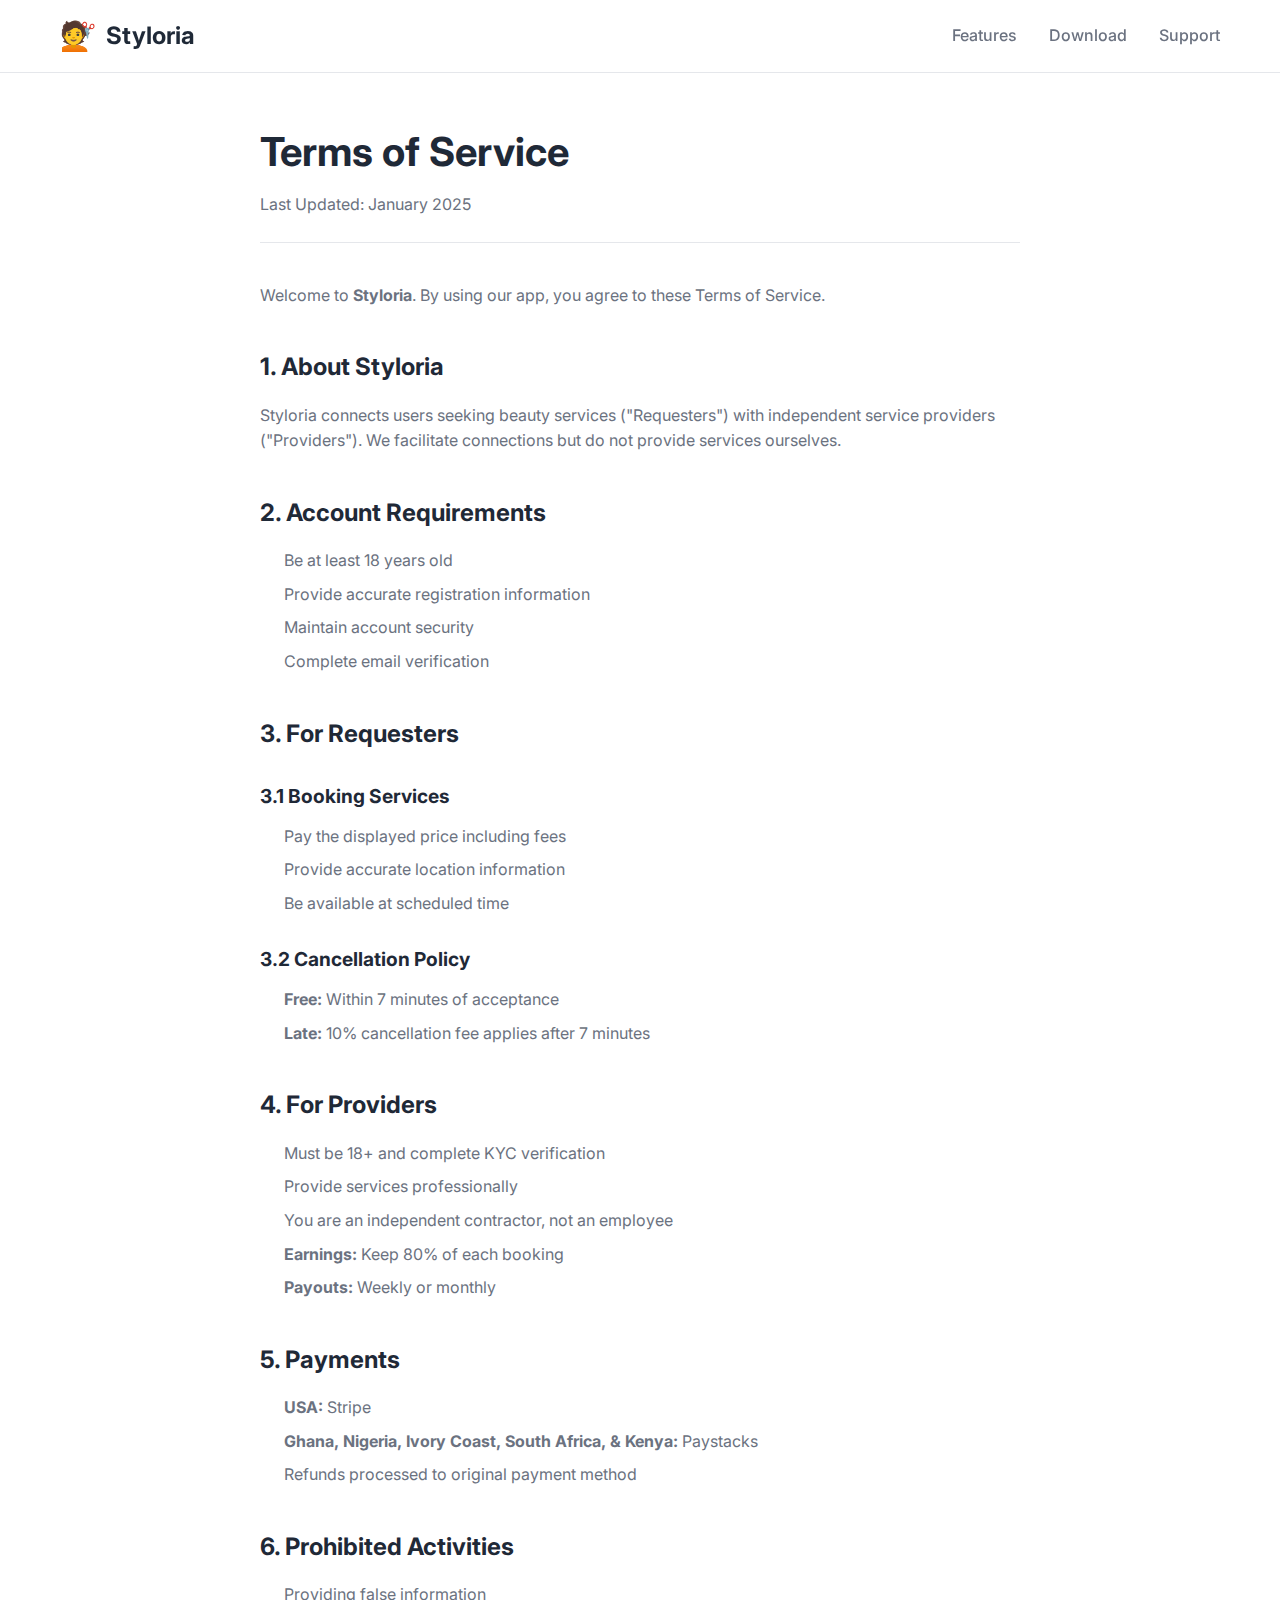
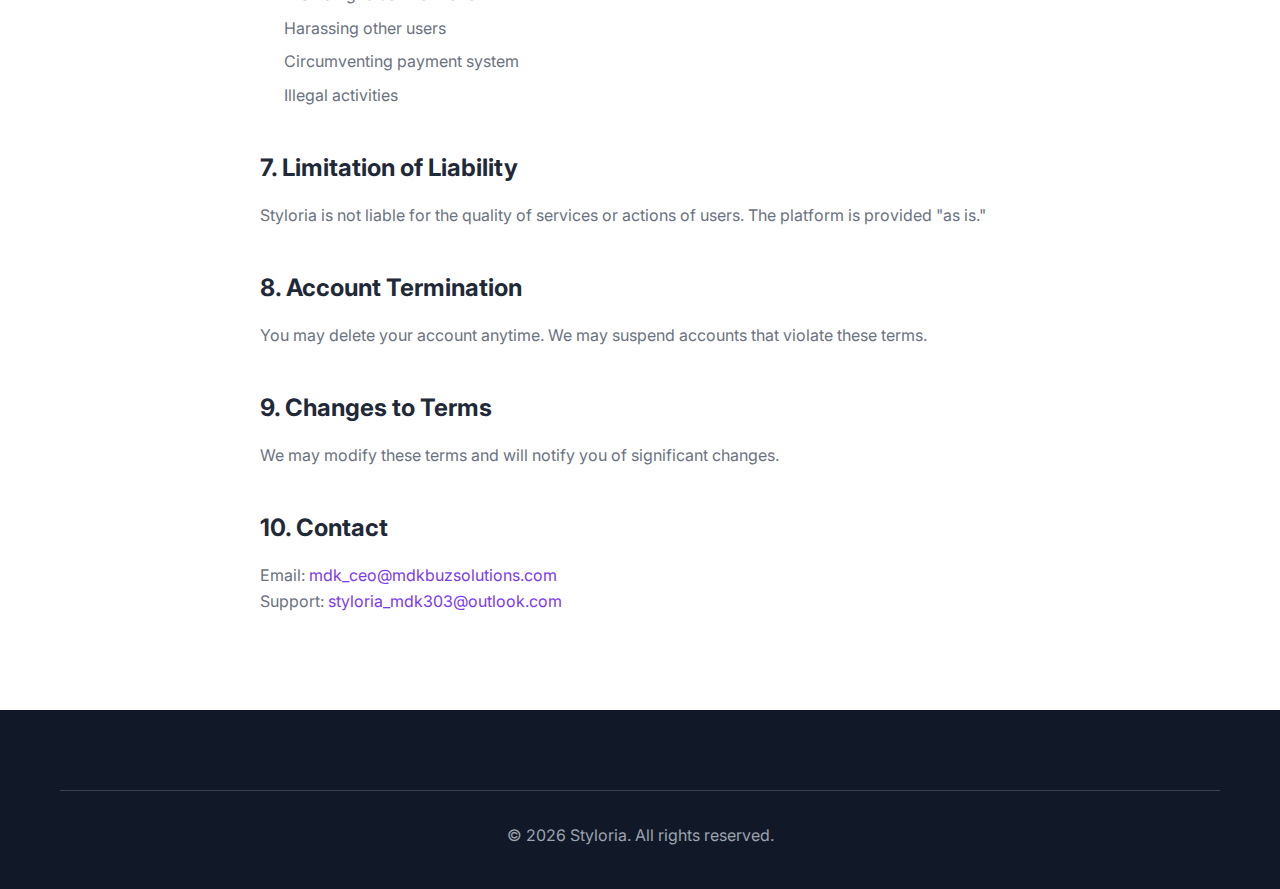
<file: terms.html>
<!DOCTYPE html>
<html lang="en">
<head>
    <meta charset="UTF-8">
    <meta name="viewport" content="width=device-width, initial-scale=1.0">
    <title>Terms of Service - Styloria</title>
    <link rel="stylesheet" href="css/styles.css">
    <link rel="preconnect" href="https://fonts.googleapis.com">
    <link rel="preconnect" href="https://fonts.gstatic.com" crossorigin>
    <link href="https://fonts.googleapis.com/css2?family=Inter:wght@400;500;600;700&display=swap" rel="stylesheet">
</head>
<body>
    <nav class="navbar">
        <div class="nav-container">
            <a href="index.html" class="nav-logo">
                <span class="logo-icon">💇</span>
                <span>Styloria</span>
            </a>
            <div class="nav-links">
                <a href="index.html#features">Features</a>
                <a href="index.html#download">Download</a>
                <a href="support.html">Support</a>
            </div>
        </div>
    </nav>

    <main class="legal-page">
        <div class="container">
            <h1>Terms of Service</h1>
            <p class="last-updated">Last Updated: January 2025</p>

            <p>Welcome to <strong>Styloria</strong>. By using our app, you agree to these Terms of Service.</p>

            <h2>1. About Styloria</h2>
            <p>Styloria connects users seeking beauty services ("Requesters") with independent service providers ("Providers"). We facilitate connections but do not provide services ourselves.</p>

            <h2>2. Account Requirements</h2>
            <ul>
                <li>Be at least 18 years old</li>
                <li>Provide accurate registration information</li>
                <li>Maintain account security</li>
                <li>Complete email verification</li>
            </ul>

            <h2>3. For Requesters</h2>
            <h3>3.1 Booking Services</h3>
            <ul>
                <li>Pay the displayed price including fees</li>
                <li>Provide accurate location information</li>
                <li>Be available at scheduled time</li>
            </ul>

            <h3>3.2 Cancellation Policy</h3>
            <ul>
                <li><strong>Free:</strong> Within 7 minutes of acceptance</li>
                <li><strong>Late:</strong> 10% cancellation fee applies after 7 minutes</li>
            </ul>

            <h2>4. For Providers</h2>
            <ul>
                <li>Must be 18+ and complete KYC verification</li>
                <li>Provide services professionally</li>
                <li>You are an independent contractor, not an employee</li>
                <li><strong>Earnings:</strong> Keep 80% of each booking</li>
                <li><strong>Payouts:</strong> Weekly or monthly</li>
            </ul>

            <h2>5. Payments</h2>
            <ul>
                <li><strong>USA:</strong> Stripe</li>
                <li><strong>Ghana, Nigeria, Ivory Coast, South Africa, & Kenya:</strong> Paystacks</li>
                <li>Refunds processed to original payment method</li>
            </ul>

            <h2>6. Prohibited Activities</h2>
            <ul>
                <li>Providing false information</li>
                <li>Harassing other users</li>
                <li>Circumventing payment system</li>
                <li>Illegal activities</li>
            </ul>

            <h2>7. Limitation of Liability</h2>
            <p>Styloria is not liable for the quality of services or actions of users. The platform is provided "as is."</p>

            <h2>8. Account Termination</h2>
            <p>You may delete your account anytime. We may suspend accounts that violate these terms.</p>

            <h2>9. Changes to Terms</h2>
            <p>We may modify these terms and will notify you of significant changes.</p>

            <h2>10. Contact</h2>
            <p>
                Email: <a href="mailto:mdk_ceo@mdkbuzsolutions.com">mdk_ceo@mdkbuzsolutions.com</a><br>
                Support: <a href="mailto:styloria_mdk303@outlook.com">styloria_mdk303@outlook.com</a>
            </p>
        </div>
    </main>

    <footer class="footer">
        <div class="container">
            <div class="footer-bottom">
                <p>&copy; 2026 Styloria. All rights reserved.</p>
            </div>
        </div>
    </footer>
</body>
</html>
</file>
<file: css/styles.css>
/* ================================
   CSS Variables & Reset
   ================================ */
:root {
    --primary: #7C3AED;
    --primary-dark: #6D28D9;
    --primary-light: #A78BFA;
    --secondary: #EC4899;
    
    --text-primary: #1F2937;
    --text-secondary: #6B7280;
    
    --bg-primary: #FFFFFF;
    --bg-secondary: #F9FAFB;
    --bg-dark: #111827;
    
    --border-color: #E5E7EB;
    --border-radius: 12px;
    --border-radius-lg: 20px;
    
    --shadow: 0 4px 6px -1px rgba(0, 0, 0, 0.1);
    --shadow-lg: 0 20px 25px -5px rgba(0, 0, 0, 0.1);
    
    --transition: all 0.3s ease;
    --container-max: 1200px;
}

* {
    margin: 0;
    padding: 0;
    box-sizing: border-box;
}

html {
    scroll-behavior: smooth;
}

body {
    font-family: 'Inter', -apple-system, BlinkMacSystemFont, sans-serif;
    font-size: 16px;
    line-height: 1.6;
    color: var(--text-primary);
    background-color: var(--bg-primary);
}

a {
    color: var(--primary);
    text-decoration: none;
    transition: var(--transition);
}

a:hover {
    color: var(--primary-dark);
}

ul {
    list-style: none;
}

/* ================================
   Container
   ================================ */
.container {
    max-width: var(--container-max);
    margin: 0 auto;
    padding: 0 20px;
}

/* ================================
   Buttons
   ================================ */
.btn {
    display: inline-flex;
    align-items: center;
    justify-content: center;
    padding: 12px 24px;
    font-size: 1rem;
    font-weight: 600;
    border-radius: var(--border-radius);
    border: 2px solid transparent;
    cursor: pointer;
    transition: var(--transition);
}

.btn-primary {
    background: var(--primary);
    color: white;
    border-color: var(--primary);
}

.btn-primary:hover {
    background: var(--primary-dark);
    border-color: var(--primary-dark);
    color: white;
    transform: translateY(-2px);
    box-shadow: var(--shadow-lg);
}

.btn-outline {
    background: transparent;
    color: var(--primary);
    border-color: var(--primary);
}

.btn-outline:hover {
    background: var(--primary);
    color: white;
}

.btn-lg {
    padding: 16px 32px;
    font-size: 1.1rem;
}

/* ================================
   Navigation
   ================================ */
.navbar {
    position: fixed;
    top: 0;
    left: 0;
    right: 0;
    z-index: 1000;
    background: rgba(255, 255, 255, 0.95);
    backdrop-filter: blur(10px);
    border-bottom: 1px solid var(--border-color);
}

.nav-container {
    max-width: var(--container-max);
    margin: 0 auto;
    padding: 0 20px;
    display: flex;
    align-items: center;
    justify-content: space-between;
    height: 72px;
}

.nav-logo {
    display: flex;
    align-items: center;
    gap: 10px;
    font-size: 1.5rem;
    font-weight: 700;
    color: var(--text-primary);
}

.nav-logo:hover {
    color: var(--primary);
}

.logo-icon {
    font-size: 1.8rem;
}

.nav-links {
    display: flex;
    gap: 32px;
}

.nav-links a {
    color: var(--text-secondary);
    font-weight: 500;
}

.nav-links a:hover {
    color: var(--primary);
}

.nav-toggle {
    display: none;
    flex-direction: column;
    gap: 5px;
    background: none;
    border: none;
    cursor: pointer;
    padding: 5px;
}

.nav-toggle span {
    display: block;
    width: 24px;
    height: 2px;
    background: var(--text-primary);
    transition: var(--transition);
}

.nav-toggle.active span:nth-child(1) {
    transform: rotate(45deg) translate(5px, 5px);
}

.nav-toggle.active span:nth-child(2) {
    opacity: 0;
}

.nav-toggle.active span:nth-child(3) {
    transform: rotate(-45deg) translate(5px, -5px);
}

/* Mobile Navigation */
@media (max-width: 768px) {
    .nav-links {
        position: absolute;
        top: 72px;
        left: 0;
        right: 0;
        background: white;
        flex-direction: column;
        padding: 20px;
        gap: 16px;
        border-bottom: 1px solid var(--border-color);
        display: none;
    }
    
    .nav-links.active {
        display: flex;
    }
    
    .nav-cta {
        display: none;
    }
    
    .nav-toggle {
        display: flex;
    }
}

/* ================================
   Hero Section
   ================================ */
.hero {
    padding: 140px 0 80px;
    background: linear-gradient(135deg, #F5F3FF 0%, #FDF2F8 50%, #FEF3C7 100%);
    text-align: center;
}

.hero h1 {
    font-size: 3.5rem;
    font-weight: 800;
    line-height: 1.1;
    margin-bottom: 24px;
}

.gradient-text {
    background: linear-gradient(135deg, var(--primary) 0%, var(--secondary) 100%);
    -webkit-background-clip: text;
    -webkit-text-fill-color: transparent;
    background-clip: text;
}

.hero-subtitle {
    font-size: 1.25rem;
    color: var(--text-secondary);
    margin-bottom: 32px;
    max-width: 600px;
    margin-left: auto;
    margin-right: auto;
}

.hero-cta {
    display: flex;
    gap: 16px;
    justify-content: center;
    margin-bottom: 48px;
    flex-wrap: wrap;
}

.hero-stats {
    display: flex;
    gap: 40px;
    justify-content: center;
    flex-wrap: wrap;
}

.stat {
    display: flex;
    flex-direction: column;
}

.stat-number {
    font-size: 2rem;
    font-weight: 700;
    color: var(--primary);
}

.stat-label {
    font-size: 0.875rem;
    color: var(--text-secondary);
}

@media (max-width: 768px) {
    .hero h1 {
        font-size: 2.5rem;
    }
}

/* ================================
   Section Headers
   ================================ */
.section-header {
    text-align: center;
    margin-bottom: 48px;
}

.section-header h2 {
    font-size: 2.5rem;
    font-weight: 700;
    margin-bottom: 12px;
}

.section-header p {
    font-size: 1.125rem;
    color: var(--text-secondary);
}

/* ================================
   Services Section
   ================================ */
.services {
    padding: 100px 0;
    background: var(--bg-secondary);
}

.services-grid {
    display: grid;
    grid-template-columns: repeat(3, 1fr);
    gap: 24px;
}

.service-card {
    background: white;
    padding: 32px;
    border-radius: var(--border-radius-lg);
    text-align: center;
    transition: var(--transition);
    border: 1px solid var(--border-color);
}

.service-card:hover {
    transform: translateY(-8px);
    box-shadow: var(--shadow-lg);
    border-color: var(--primary-light);
}

.service-icon {
    font-size: 3rem;
    margin-bottom: 16px;
}

.service-card h3 {
    font-size: 1.25rem;
    margin-bottom: 8px;
}

.service-card p {
    color: var(--text-secondary);
    font-size: 0.95rem;
}

@media (max-width: 768px) {
    .services-grid {
        grid-template-columns: repeat(2, 1fr);
    }
}

@media (max-width: 480px) {
    .services-grid {
        grid-template-columns: 1fr;
    }
}

/* ================================
   Features Section
   ================================ */
.features {
    padding: 100px 0;
}

.features-grid {
    display: grid;
    grid-template-columns: repeat(3, 1fr);
    gap: 32px;
}

.feature-card {
    padding: 32px;
    border-radius: var(--border-radius-lg);
    background: linear-gradient(135deg, #F5F3FF 0%, #FDF2F8 100%);
    transition: var(--transition);
}

.feature-card:hover {
    transform: translateY(-4px);
    box-shadow: var(--shadow);
}

.feature-icon {
    font-size: 2.5rem;
    margin-bottom: 16px;
}

.feature-card h3 {
    font-size: 1.25rem;
    margin-bottom: 12px;
}

.feature-card p {
    color: var(--text-secondary);
}

@media (max-width: 768px) {
    .features-grid {
        grid-template-columns: 1fr;
    }
}

/* ================================
   How It Works
   ================================ */
.how-it-works {
    padding: 100px 0;
    background: var(--bg-secondary);
}

.steps {
    display: flex;
    flex-direction: column;
    gap: 32px;
    max-width: 700px;
    margin: 0 auto;
}

.step {
    display: flex;
    gap: 24px;
    align-items: flex-start;
}

.step-number {
    flex-shrink: 0;
    width: 48px;
    height: 48px;
    background: var(--primary);
    color: white;
    border-radius: 50%;
    display: flex;
    align-items: center;
    justify-content: center;
    font-size: 1.25rem;
    font-weight: 700;
}

.step-content h3 {
    font-size: 1.25rem;
    margin-bottom: 8px;
}

.step-content p {
    color: var(--text-secondary);
}

/* ================================
   For Providers
   ================================ */
.for-providers {
    padding: 100px 0;
    background: var(--bg-dark);
    color: white;
}

.badge {
    display: inline-block;
    padding: 6px 16px;
    background: var(--primary);
    color: white;
    border-radius: 20px;
    font-size: 0.875rem;
    font-weight: 600;
    margin-bottom: 16px;
}

.provider-text h2 {
    font-size: 2.5rem;
    margin-bottom: 16px;
}

.provider-text > p {
    color: #9CA3AF;
    margin-bottom: 24px;
    font-size: 1.1rem;
}

.provider-benefits {
    margin-bottom: 32px;
}

.provider-benefits li {
    padding: 8px 0;
    color: #D1D5DB;
}

/* ================================
   Countries Section
   ================================ */
.countries {
    padding: 100px 0;
}

.countries-grid {
    display: grid;
    grid-template-columns: repeat(3, 1fr);
    gap: 32px;
    margin-bottom: 32px;
}

.country-card {
    text-align: center;
    padding: 40px;
    border: 2px solid var(--border-color);
    border-radius: var(--border-radius-lg);
    transition: var(--transition);
}

.country-card:hover {
    border-color: var(--primary);
    box-shadow: var(--shadow);
}

.country-flag {
    font-size: 4rem;
    margin-bottom: 16px;
    display: block;
}

.country-card h3 {
    font-size: 1.5rem;
    margin-bottom: 8px;
}

.country-card p {
    color: var(--text-secondary);
}

.coming-soon {
    text-align: center;
    color: var(--text-secondary);
    font-style: italic;
}

@media (max-width: 768px) {
    .countries-grid {
        grid-template-columns: 1fr;
    }
}

/* ================================
   Download Section
   ================================ */
.download {
    padding: 100px 0;
    background: linear-gradient(135deg, var(--primary) 0%, var(--secondary) 100%);
    color: white;
    text-align: center;
}

.download h2 {
    font-size: 2.5rem;
    margin-bottom: 16px;
}

.download > .container > p {
    font-size: 1.25rem;
    opacity: 0.9;
    margin-bottom: 32px;
}

.download-buttons {
    display: flex;
    gap: 16px;
    justify-content: center;
    flex-wrap: wrap;
}

.store-badge {
    text-decoration: none;
}

.store-btn {
    display: flex;
    align-items: center;
    gap: 12px;
    background: rgba(0, 0, 0, 0.3);
    padding: 12px 24px;
    border-radius: var(--border-radius);
    transition: var(--transition);
}

.store-btn:hover {
    background: rgba(0, 0, 0, 0.5);
}

.store-icon {
    font-size: 2rem;
}

.store-text {
    display: flex;
    flex-direction: column;
    text-align: left;
}

.store-label {
    font-size: 0.75rem;
    color: rgba(255, 255, 255, 0.8);
}

.store-name {
    font-size: 1.25rem;
    font-weight: 600;
    color: white;
}

/* ================================
   Footer
   ================================ */
.footer {
    padding: 80px 0 40px;
    background: var(--bg-dark);
    color: #9CA3AF;
}

.footer-grid {
    display: grid;
    grid-template-columns: 2fr 1fr 1fr 1fr;
    gap: 48px;
    margin-bottom: 48px;
}

.footer-logo {
    display: flex;
    align-items: center;
    gap: 10px;
    color: white;
    font-size: 1.25rem;
    font-weight: 700;
    margin-bottom: 16px;
}

.footer-links h4 {
    color: white;
    font-size: 1rem;
    margin-bottom: 20px;
}

.footer-links li {
    margin-bottom: 12px;
}

.footer-links a {
    color: #9CA3AF;
}

.footer-links a:hover {
    color: white;
}

.footer-bottom {
    text-align: center;
    padding-top: 32px;
    border-top: 1px solid #374151;
}

@media (max-width: 768px) {
    .footer-grid {
        grid-template-columns: 1fr 1fr;
    }
    
    .footer-brand {
        grid-column: span 2;
    }
}

@media (max-width: 480px) {
    .footer-grid {
        grid-template-columns: 1fr;
    }
    
    .footer-brand {
        grid-column: span 1;
    }
}

/* ================================
   Legal Pages
   ================================ */
.legal-page {
    padding: 120px 0 80px;
}

.legal-page .container {
    max-width: 800px;
}

.legal-page h1 {
    font-size: 2.5rem;
    margin-bottom: 8px;
}

.legal-page .last-updated {
    color: var(--text-secondary);
    margin-bottom: 40px;
    padding-bottom: 24px;
    border-bottom: 1px solid var(--border-color);
}

.legal-page h2 {
    font-size: 1.5rem;
    margin-top: 40px;
    margin-bottom: 16px;
}

.legal-page h3 {
    font-size: 1.2rem;
    margin-top: 28px;
    margin-bottom: 12px;
}

.legal-page p {
    margin-bottom: 16px;
    color: var(--text-secondary);
}

.legal-page ul,
.legal-page ol {
    margin-left: 24px;
    margin-bottom: 16px;
    color: var(--text-secondary);
}

.legal-page li {
    margin-bottom: 8px;
}

.legal-page .highlight-box {
    background: #F0F7FF;
    border-left: 4px solid var(--primary);
    padding: 16px 20px;
    margin: 24px 0;
    border-radius: 0 8px 8px 0;
}

.legal-page .warning-box {
    background: #FFF0F0;
    border-left: 4px solid #DC3545;
    padding: 16px 20px;
    margin: 24px 0;
    border-radius: 0 8px 8px 0;
}

.legal-page table {
    width: 100%;
    border-collapse: collapse;
    margin: 24px 0;
}

.legal-page th,
.legal-page td {
    padding: 12px 16px;
    text-align: left;
    border-bottom: 1px solid var(--border-color);
}

.legal-page th {
    background: var(--bg-secondary);
    font-weight: 600;
    color: var(--text-primary);
}

/* ================================
   Support Page
   ================================ */
.support-hero {
    padding: 140px 0 60px;
    background: linear-gradient(135deg, #F5F3FF 0%, #FDF2F8 100%);
    text-align: center;
}

.support-hero h1 {
    font-size: 2.5rem;
    margin-bottom: 16px;
}

.support-hero p {
    color: var(--text-secondary);
    font-size: 1.2rem;
}

.support-grid {
    display: grid;
    grid-template-columns: repeat(3, 1fr);
    gap: 32px;
}

.support-card {
    text-align: center;
    padding: 40px;
    border: 1px solid var(--border-color);
    border-radius: var(--border-radius-lg);
    transition: var(--transition);
}

.support-card:hover {
    border-color: var(--primary);
    box-shadow: var(--shadow);
}

.support-card .icon {
    font-size: 3rem;
    margin-bottom: 20px;
}

.support-card h3 {
    font-size: 1.25rem;
    margin-bottom: 12px;
}

.support-card p {
    color: var(--text-secondary);
    margin-bottom: 20px;
}

@media (max-width: 768px) {
    .support-grid {
        grid-template-columns: 1fr;
    }
}

/* FAQ */
.faq-item {
    background: white;
    padding: 24px;
    border-radius: 12px;
    border: 1px solid var(--border-color);
    margin-bottom: 16px;
}

.faq-item summary {
    font-weight: 600;
    cursor: pointer;
    font-size: 1.1rem;
}

.faq-item p {
    margin-top: 16px;
    color: var(--text-secondary);
}
</file>
